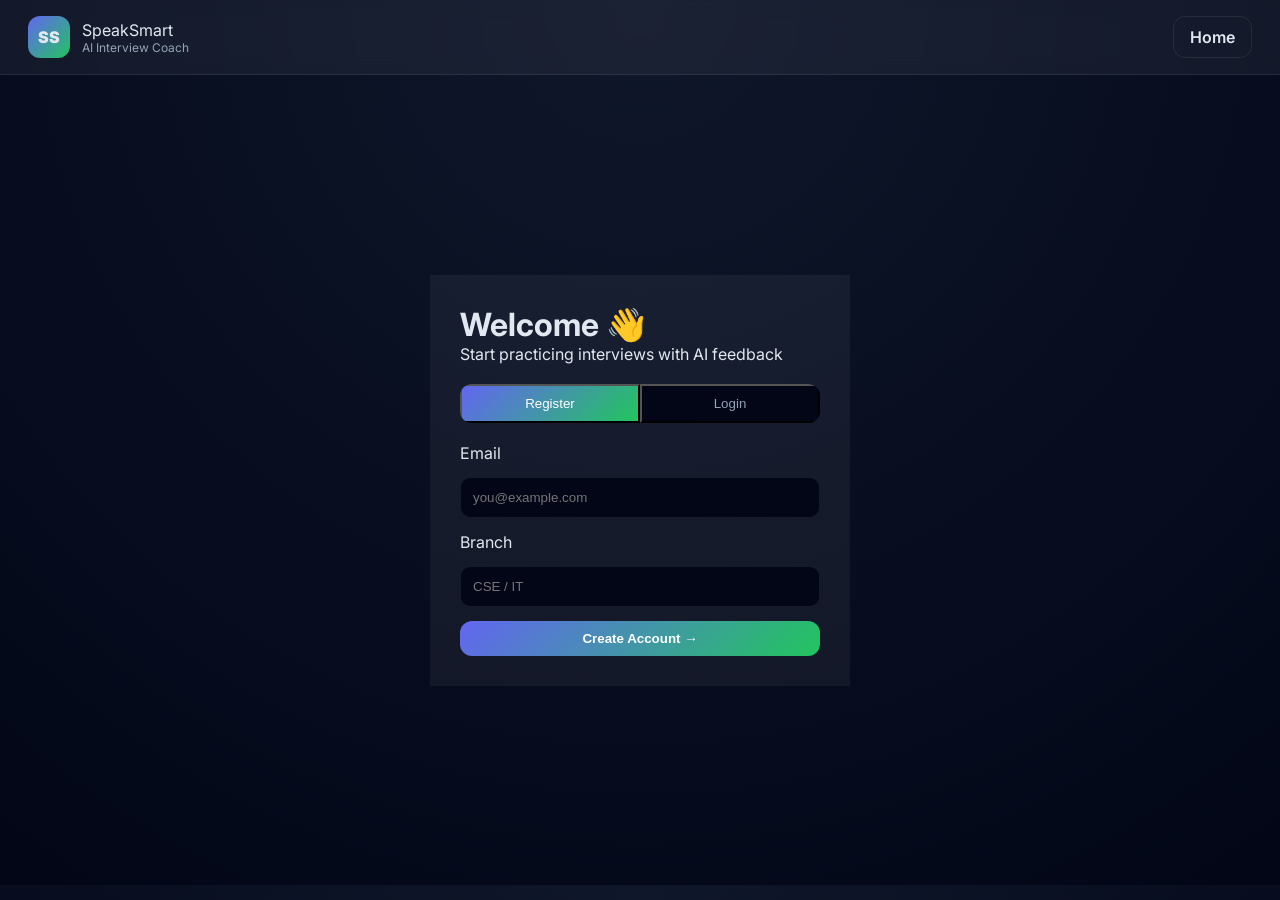
<file: frontend/index.html>
<!DOCTYPE html>
<html lang="en">
<head>
  <meta charset="UTF-8" />
  <meta name="viewport" content="width=device-width, initial-scale=1.0"/>
  <title>SpeakSmart • Login</title>
  <link rel="stylesheet" href="styles.css" />
  <link rel="stylesheet" href="responsive.css">
  <link rel="icon" href="data:,">
  <!-- Font -->
  <link href="https://fonts.googleapis.com/css2?family=Inter:wght@400;500;600;700;800&display=swap" rel="stylesheet">
</head>

<body class="dark">

  <!-- NAVBAR -->
  <header class="topbar glass">
    <div class="brand">
      <div class="logo">SS</div>
      <div>
        <div class="brandTitle">SpeakSmart</div>
        <div class="brandSub">AI Interview Coach</div>
      </div>
    </div>

    <nav class="navRight">
      <a href="home.html" class="btn ghost">Home</a>
    </nav>
  </header>

  <!-- MAIN -->
  <main class="auth-container">

    <div class="auth-card glass">

      <!-- HEADER -->
      <div class="auth-header">
        <h1>Welcome 👋</h1>
        <p>Start practicing interviews with AI feedback</p>
      </div>

      <!-- TABS -->
      <div class="auth-tabs">
        <button class="tab active" onclick="switchTab('register')">Register</button>
        <button class="tab" onclick="switchTab('login')">Login</button>
      </div>

      <!-- REGISTER -->
      <div id="registerForm" class="auth-form active">

        <label>Email</label>
        <input type="email" id="regEmail" placeholder="you@example.com" required/>

        <label>Branch</label>
        <input type="text" id="regBranch" placeholder="CSE / IT" required/>

        <button id="registerBtn" class="btn primary full glow" onclick="handleRegister()">
          Create Account →
        </button>

      </div>

      <!-- LOGIN -->
      <div id="loginForm" class="auth-form">

        <label>Email</label>
        <input type="email" id="loginEmail" placeholder="you@example.com" required/>

        <button id="loginBtn" class="btn full glow" onclick="handleLogin()">
          Continue →
        </button>

      </div>

    </div>

  </main>

  <!-- SCRIPT -->
  <script>
    // 🔐 Auto-redirect if already logged in
    window.addEventListener("DOMContentLoaded", () => {
      const token = localStorage.getItem("token");
      if (token) {
        window.location.href = "home.html";
      }
    });

    function switchTab(type){
      document.getElementById("registerForm").classList.remove("active");
      document.getElementById("loginForm").classList.remove("active");

      document.querySelectorAll(".tab").forEach(t => t.classList.remove("active"));

      if(type === "register"){
        document.getElementById("registerForm").classList.add("active");
        document.querySelectorAll(".tab")[0].classList.add("active");
      } else {
        document.getElementById("loginForm").classList.add("active");
        document.querySelectorAll(".tab")[1].classList.add("active");
      }
    }

    async function handleRegister(){
      const email = document.getElementById("regEmail").value.trim();
      const branch = document.getElementById("regBranch").value.trim();
      const btn = document.getElementById("registerBtn");

      if(!email || !branch){
        alert("Please fill all fields");
        return;
      }

      btn.innerText = "Creating...";
      btn.disabled = true;

      try {
        await registerUser(email, branch); // uses fixed app.js
      } catch (err) {
        alert("Registration failed");
      }

      btn.innerText = "Create Account →";
      btn.disabled = false;
    }

    async function handleLogin(){
      const email = document.getElementById("loginEmail").value.trim();
      const btn = document.getElementById("loginBtn");

      if(!email){
        alert("Please enter email");
        return;
      }

      btn.innerText = "Logging in...";
      btn.disabled = true;

      try {
        await loginUser(email); // uses fixed app.js
      } catch (err) {
        alert("Login failed");
      }

      btn.innerText = "Continue →";
      btn.disabled = false;
    }
  </script>

  <script src="app.js"></script>

</body>
</html>
</file>
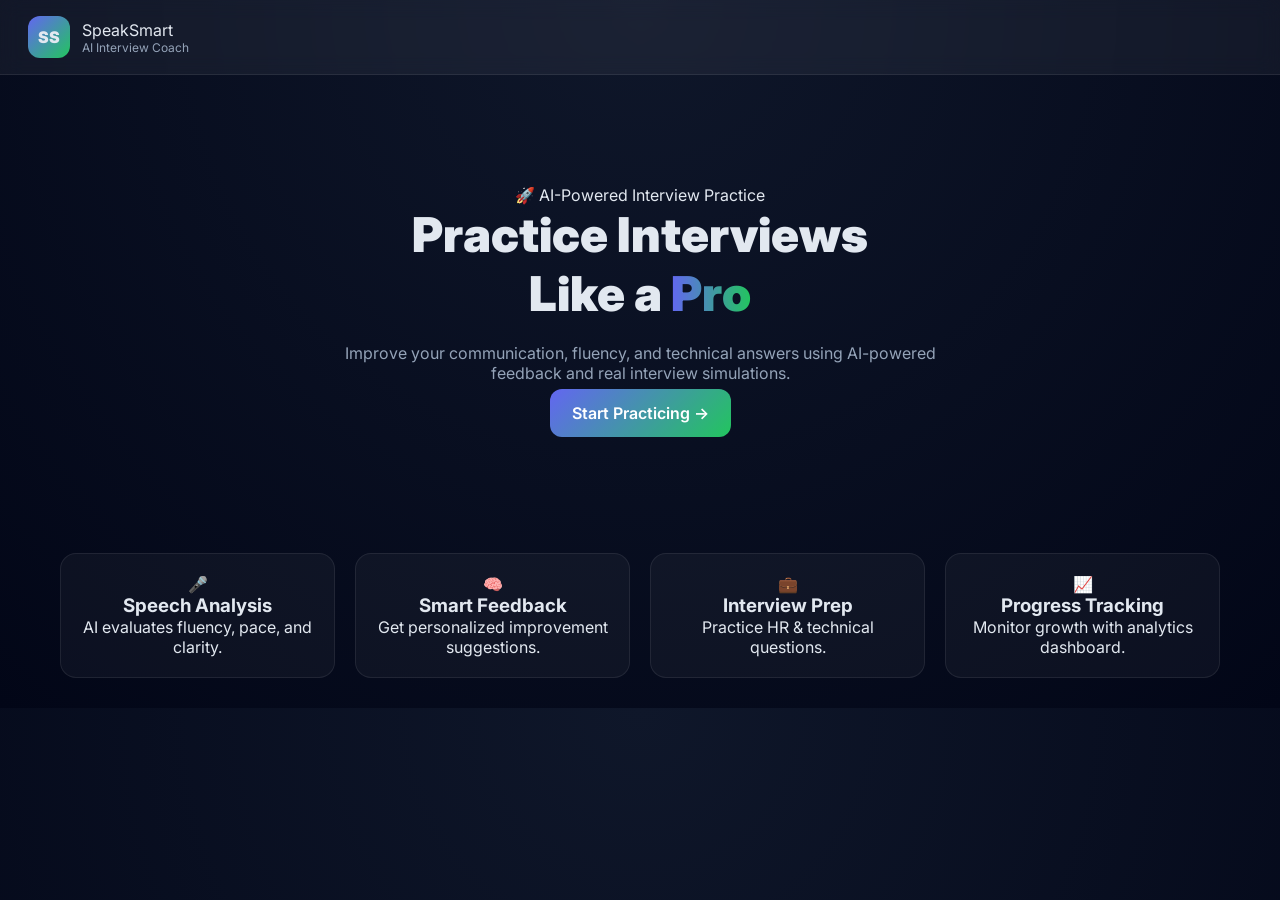
<file: frontend/home.html>
<!DOCTYPE html>
<html lang="en">
<head>
  <meta charset="UTF-8" />
  <meta name="viewport" content="width=device-width, initial-scale=1.0"/>
  <title>SpeakSmart Interview Coach</title>
  <link rel="stylesheet" href="styles.css" />
  <link rel="stylesheet" href="responsive.css">
  <!-- Google Font -->
  <link href="https://fonts.googleapis.com/css2?family=Inter:wght@400;500;600;700;800&display=swap" rel="stylesheet">
</head>

<body class="dark">

  <!-- NAVBAR -->
  <header class="topbar glass">
    <div class="brand">
      <div class="logo">SS</div>
      <div>
        <div class="brandTitle">SpeakSmart</div>
        <div class="brandSub">AI Interview Coach</div>
      </div>
    </div>
  </header>

  <!-- HERO -->
  <main class="container">

    <section class="heroNew">
      <div class="heroLeft">

        <span class="heroTag">🚀 AI-Powered Interview Practice</span>

        <h1 class="heroTitleBig">
          Practice Interviews <br/>
          Like a <span class="gradientText">Pro</span>
        </h1>

        <p class="heroDescBig">
          Improve your communication, fluency, and technical answers using
          AI-powered feedback and real interview simulations.
        </p>

        <div class="heroButtons">
          <a class="btn primary large glow" href="practice.html">
            Start Practicing →
          </a>
        </div>

      </div>
    </section>

    <!-- FEATURES -->
    <section class="featureGrid">

      <div class="featureCard">
        <div class="featureIcon">🎤</div>
        <h3>Speech Analysis</h3>
        <p>AI evaluates fluency, pace, and clarity.</p>
      </div>

      <div class="featureCard">
        <div class="featureIcon">🧠</div>
        <h3>Smart Feedback</h3>
        <p>Get personalized improvement suggestions.</p>
      </div>

      <div class="featureCard">
        <div class="featureIcon">💼</div>
        <h3>Interview Prep</h3>
        <p>Practice HR & technical questions.</p>
      </div>

      <div class="featureCard">
        <div class="featureIcon">📈</div>
        <h3>Progress Tracking</h3>
        <p>Monitor growth with analytics dashboard.</p>
      </div>

    </section>

  </main>

</body>
</html>
</file>
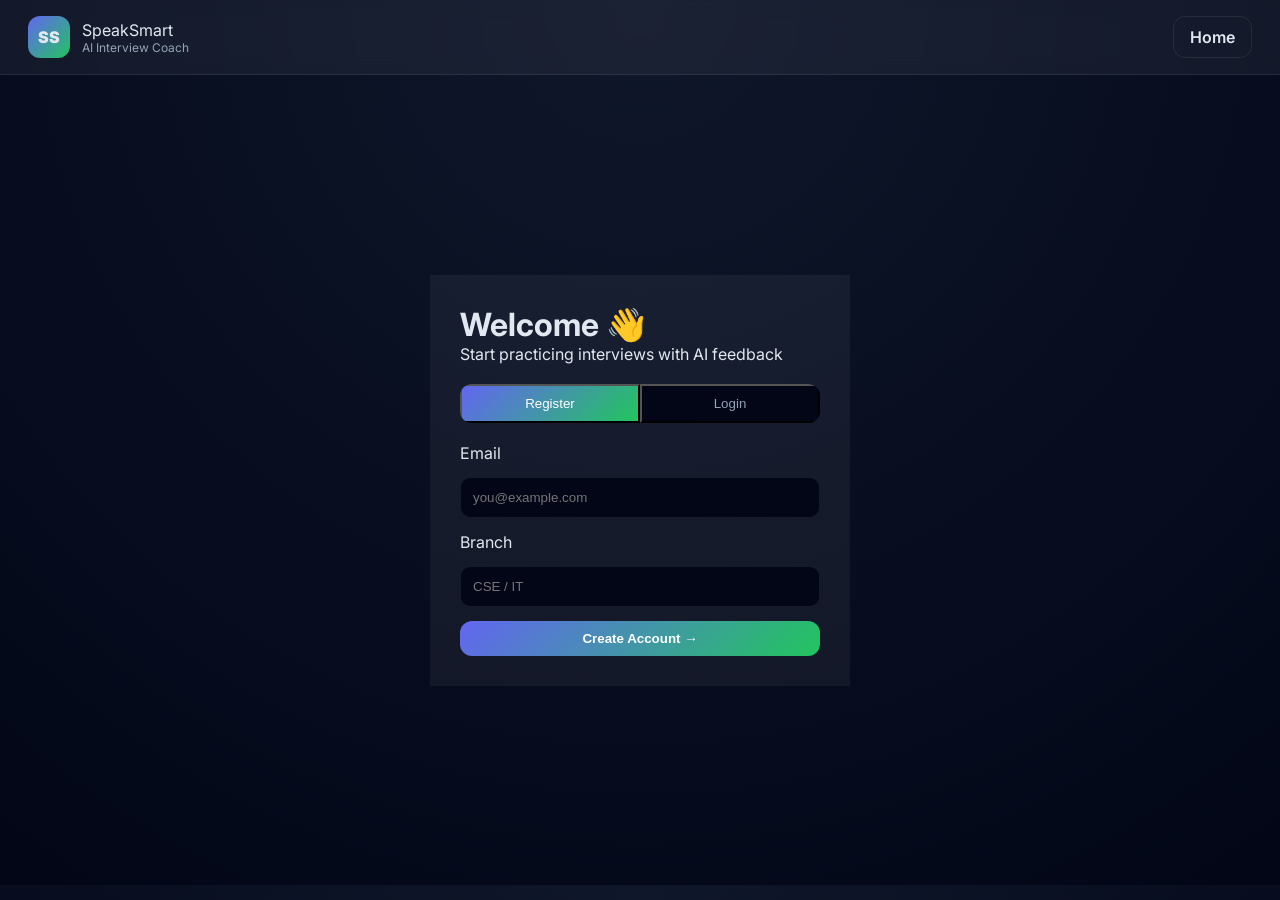
<file: frontend/practice.html>
<!DOCTYPE html>
<html lang="en">
<head>
  <meta charset="UTF-8">
  <title>SpeakSmart • Practice</title>
  <link rel="stylesheet" href="styles.css">
  <link rel="stylesheet" href="responsive.css">
  <link href="https://fonts.googleapis.com/css2?family=Inter:wght@400;500;600;700;800&display=swap" rel="stylesheet">
</head>

<body class="dark">

<header class="topbar glass">
  <div class="brand">
    <div class="logo">SS</div>
    <div>
      <div class="brandTitle">SpeakSmart</div>
      <div class="brandSub">AI Interview Coach</div>
    </div>
  </div>

  <nav class="navRight">
    <a href="home.html" class="btn ghost">Home</a>
    <a href="practice.html" class="btn ghost active">Practice</a>
    <a href="analytics.html" class="btn ghost">Analytics</a>
    <button class="btn danger" onclick="logout()">Logout</button>
  </nav>
</header>

<main class="container">

  <!-- START -->
  <section class="card glass">
    <h2 class="h2">🎯 Start Interview</h2>

    <div class="grid4 mt12">
      <select id="level">
        <option>Beginner</option>
        <option>Intermediate</option>
        <option>Advanced</option>
      </select>

      <select id="role">
        <option>Software Engineer</option>
        <option>Data Analyst</option>
        <option>Product Manager</option>
        <option>Machine Learning Engineer</option>
        <option>Business Analyst</option>
      </select>

      <select id="category">
        <option>HR</option>
        <option>Technical</option>
      </select>

      <button class="btn primary glow" onclick="startInterview()">
        🚀 Start Interview
      </button>
    </div>
  </section>

  <!-- MAIN -->
  <div class="practiceGrid mt12 ">

    <!-- LEFT -->
    <section class="card glass chatPanel">
      <h2 class="h2">💬 Interview (<span id="progress">0</span>/5)</h2>

      <!-- Progress Bar -->
      <div class="progressBar">
        <div id="progressFill"></div>
      </div>

      <div id="chatBox" class="chatBox">
        <div class="chat-empty">
          🎯 Click "Start Interview" to begin <br>
          You will be asked 5 questions
        </div>
      </div>
    </section>

    <!-- CENTER -->
    <section class="card glass micPanel">

      <h2 class="h2">🎤 Your Answer</h2>

      <div class="micBox">
        <div class="micCircle" id="micIndicator"></div>
        <div id="status" class="status">Idle</div>
        <div id="timer" class="timer">00:00</div>
      </div>

      <!-- RECORD -->
      <div class="controlGroup">
        <button id="startBtn" class="btn record" onclick="startRecording()">🎤 Start</button>
        <button id="stopBtn" class="btn stop" onclick="stopRecording()">⛔ Stop</button>
      </div>

      <!-- FILE -->
      <div class="controlGroup">
        <input type="file" id="audioUpload" accept="audio/*" class="fileInput">
      </div>

      <!-- ANALYZE -->
      <div class="controlGroup">
        <button id="analyzeBtn" class="btn success" onclick="submitAudio()">📊 Analyze</button>
      </div>

      <!-- FLOW -->
      <div class="controlGroup">
        <button id="nextBtn" class="btn primary" onclick="nextQuestion()">➡️ Next</button>
        <button class="btn danger" onclick="endInterview()">🛑 End</button>
      </div>

    </section>

    <!-- RIGHT -->
    <section id="resultSection" class="card glass aiPanel">

      <h2 class="h2">🤖 AI Analysis</h2>

      <p class="muted">Your AI feedback will appear here</p>

      <div class="scoreGrid mt12">
        <div class="scoreCard"><span>Fluency</span><h3 id="fluency">-</h3></div>
        <div class="scoreCard"><span>Grammar</span><h3 id="grammar">-</h3></div>
        <div class="scoreCard"><span>Accuracy</span><h3 id="accuracy">-</h3></div>
        <div class="scoreCard finalScore"><span>Final Score</span><h3 id="final">-</h3></div>
        <div class="scoreCard"><span>Improvement</span><h3 id="improvement">-</h3></div>
      </div>

      <button id="retryBtn" class="btn warning" onclick="retryAnswer()" style="display:none;">
        🔁 Retry Answer
      </button>

      <div class="feedbackCard mt12">
        <h3>💡 Feedback</h3>
        <ul id="feedbackList"></ul>
      </div>

      <div class="improvedAnswerBox mt12">
        <h3>✨ Improved Answer</h3>
        <p id="improvedAnswer">Your improved answer will appear here</p>
      </div>

    </section>

  </div>

</main>

<script src="app.js"></script>

<script>
if (!localStorage.getItem("user_id")) {
  window.location.href = "index.html";
}
</script>

</body>
</html>
</file>
<file: frontend/styles.css>
/* =========================
   🎨 DESIGN SYSTEM
========================= */
:root{
  --bg:#020617;
  --card:rgba(255,255,255,0.04);
  --glass:rgba(255,255,255,0.05);
  --border:rgba(255,255,255,0.08);
  --text:#e2e8f0;
  --muted:#94a3b8;

  --primary:#6366f1;
  --secondary:#22c55e;
  --danger:#ef4444;

  --radius:16px;
}

/* RESET */
*{
  margin:0;
  padding:0;
  box-sizing:border-box;
}

body{
  font-family:'Inter',sans-serif;
  background: radial-gradient(circle at top, #0f172a, #020617);
  color:var(--text);
}

/* =========================
   🧭 NAVBAR
========================= */
.topbar{
  display:flex;
  justify-content:space-between;
  align-items:center;
  padding:16px 28px;
  background:rgba(20,25,40,0.8);
  backdrop-filter:blur(10px);
  border-bottom:1px solid var(--border);
}

.brand{
  display:flex;
  gap:12px;
  align-items:center;
}

.logo{
  width:42px;
  height:42px;
  border-radius:12px;
  background:linear-gradient(135deg,#6366f1,#22c55e);
  display:flex;
  align-items:center;
  justify-content:center;
  font-weight:900;
}

.brandSub{
  font-size:12px;
  color:var(--muted);
}

.navRight{
  display:flex;
  gap:12px;
}

/* =========================
   🔘 BUTTONS
========================= */
.btn{
  padding:10px 16px;
  border-radius:12px;
  border:1px solid var(--border);
  background:transparent;
  color:var(--text);
  cursor:pointer;
  font-weight:600;
  transition:0.2s;
  text-decoration:none;
}

.btn:hover{
  transform:translateY(-2px);
  box-shadow:0 0 10px rgba(99,102,241,0.3);
}

.btn.primary{
  background:linear-gradient(135deg,#6366f1,#22c55e);
  border:none;
  color:white;
}

.btn.ghost{
  background: transparent;
  border: 1px solid var(--border);
  color: var(--text);
}
.btn.danger{background:rgba(239,68,68,0.15);color:#ef4444;}
.btn.success{background:#22c55e;color:white;}
.btn.warning{background:#f59e0b;color:white;}
.btn.record{background:#2563eb;}
.btn.stop{background:#ef4444;}

.btn.full{width:100%;}
.btn.large{padding:14px 22px;font-size:16px;}

/* =========================
   📦 LAYOUT
========================= */
.container{
  max-width:1200px;
  margin:auto;
  padding:30px 20px;
}

.mt12{margin-top:12px;}

/* =========================
   💎 CARDS
========================= */
.card{
  background:var(--card);
  border:1px solid var(--border);
  border-radius:var(--radius);
  padding:20px;
  backdrop-filter:blur(12px);
  box-shadow:0 10px 25px rgba(0,0,0,0.3);
}

.glass{
  background:var(--glass);
}

/* =========================
   📝 TEXT
========================= */
.h1{font-size:28px;font-weight:800;}
.h2{font-size:18px;font-weight:700;}
.muted{color:var(--muted);}

/* =========================
   🏠 HERO
========================= */
.heroNew{
  padding:80px 0;
  text-align:center;
}

.heroTitleBig{
  font-size:48px;
  font-weight:900;
}

.gradientText{
  background: linear-gradient(90deg,#6366f1,#22c55e);
  -webkit-background-clip: text;
  background-clip: text;
  -webkit-text-fill-color: transparent;
  color: transparent;

  display: inline-block;
}
.heroDescBig{
  margin:20px auto;
  max-width:600px;
  color:var(--muted);
}

/* =========================
   ⭐ FEATURES
========================= */
.featureGrid{
  display:grid;
  grid-template-columns:repeat(4,1fr);
  gap:20px;
  margin-top:50px;
}

.featureCard{
  padding:20px;
  border-radius:16px;
  background:var(--card);
  border:1px solid var(--border);
  text-align:center;
  transition:0.2s;
}

.featureCard:hover{
  transform:translateY(-5px);
}

/* =========================
   📊 GRID
========================= */
.grid4{
  display:grid;
  grid-template-columns:repeat(4,1fr);
  gap:14px;
}

/* =========================
   🎤 PRACTICE
========================= */
.practiceGrid{
  display:grid;
  grid-template-columns:1.2fr 0.8fr 1fr;
  gap:20px;
}

.chatBox{
  display:flex;
  flex-direction:column;
  gap:12px;
  max-height:500px;
  overflow-y:auto;
}

.chat-msg{
  padding:12px 16px;
  border-radius:12px;
  max-width:80%;
}

.chat-msg.ai{
  background:#1e293b;
}

.chat-msg.user{
  background:linear-gradient(135deg,#6366f1,#22c55e);
  color:white;
  margin-left:auto;
}

.micBox{
  display:flex;
  flex-direction:column;
  align-items:center;
  gap:10px;
}

.micCircle{
  width:80px;
  height:80px;
  border-radius:50%;
  background:#1e293b;
}

.micCircle.active{
  background:#22c55e;
}

.controlGroup{
  display:flex;
  flex-wrap:wrap;
  gap:10px;
  justify-content:center;
}

.aiPanel{
  display:flex;
  flex-direction:column;
  gap:12px;
  max-height:75vh;
  overflow-y:auto;
}

/* =========================
   📊 ANALYTICS
========================= */
.analyticsGrid{
  display:grid;
  grid-template-columns:1.5fr 1fr;
  gap:20px;
}

.tile{
  padding:16px;
  border-radius:14px;
  background:var(--card);
  border:1px solid var(--border);
}

.tileVal{
  font-size:22px;
  font-weight:800;
}

.skill{
  margin-top:16px;
}

.bar{
  height:10px;
  background:#1e293b;
  border-radius:10px;
  overflow:hidden;
}

.bar div{
  height:100%;
  width:0%;
  background:linear-gradient(90deg,#6366f1,#22c55e);
}

/* =========================
   🔐 AUTH
========================= */
.auth-container{
  display:flex;
  justify-content:center;
  align-items:center;
  min-height:90vh;
}

.auth-card{
  width:100%;
  max-width:420px;
  padding:30px;
}

.auth-form{
  display:none;
  flex-direction:column;
  gap:14px;
}

.auth-form.active{
  display:flex;
}

.auth-form input{
  padding:12px;
  border-radius:10px;
  background:#020617;
  border:1px solid var(--border);
  color:white;
}

.auth-tabs{
  display:flex;
  margin:20px 0;
  border-radius:12px;
  overflow:hidden;
}

.tab{
  flex:1;
  padding:10px;
  background:#020617;
  color:#94a3b8;
  cursor:pointer;
}

.tab.active{
  background:linear-gradient(135deg,#6366f1,#22c55e);
  color:white;
}
.controlGroup{
  display:flex;
  gap:12px;
  justify-content:center;
  margin-top:12px;
}

.controlGroup .btn{
  min-width:120px;
}
.bar.weak {
  border: 1px solid #ef4444;
}

.bar.weak div {
  background: linear-gradient(90deg, #ef4444, #f97316); /* red → orange */
}
.tile.danger-tile {
  border: 2px solid #ef4444;
  box-shadow: 0 0 10px rgba(239,68,68,0.4);
}
.tile.streak-alert {
  border: 2px solid #ef4444;
  box-shadow: 0 0 12px rgba(239,68,68,0.5);
}
</file>
<file: frontend/responsive.css>
@media (max-width: 768px){

  .topbar{
    flex-direction:column;
    align-items:flex-start;
    gap:10px;
  }

  .navRight{
    width:100%;
    justify-content:space-between;
    flex-wrap:wrap;
  }

  .container{
    padding:15px 10px;
  }

  .heroTitleBig{
    font-size:26px;
  }

  .featureGrid,
  .grid4,
  .analyticsGrid,
  .practiceGrid{
    grid-template-columns:1fr;
  }

  .chatBox{
    max-height:300px;
  }

  .btn{
    width:100%;
  }

  .auth-card{
    width:100%;
  }
}
</file>
